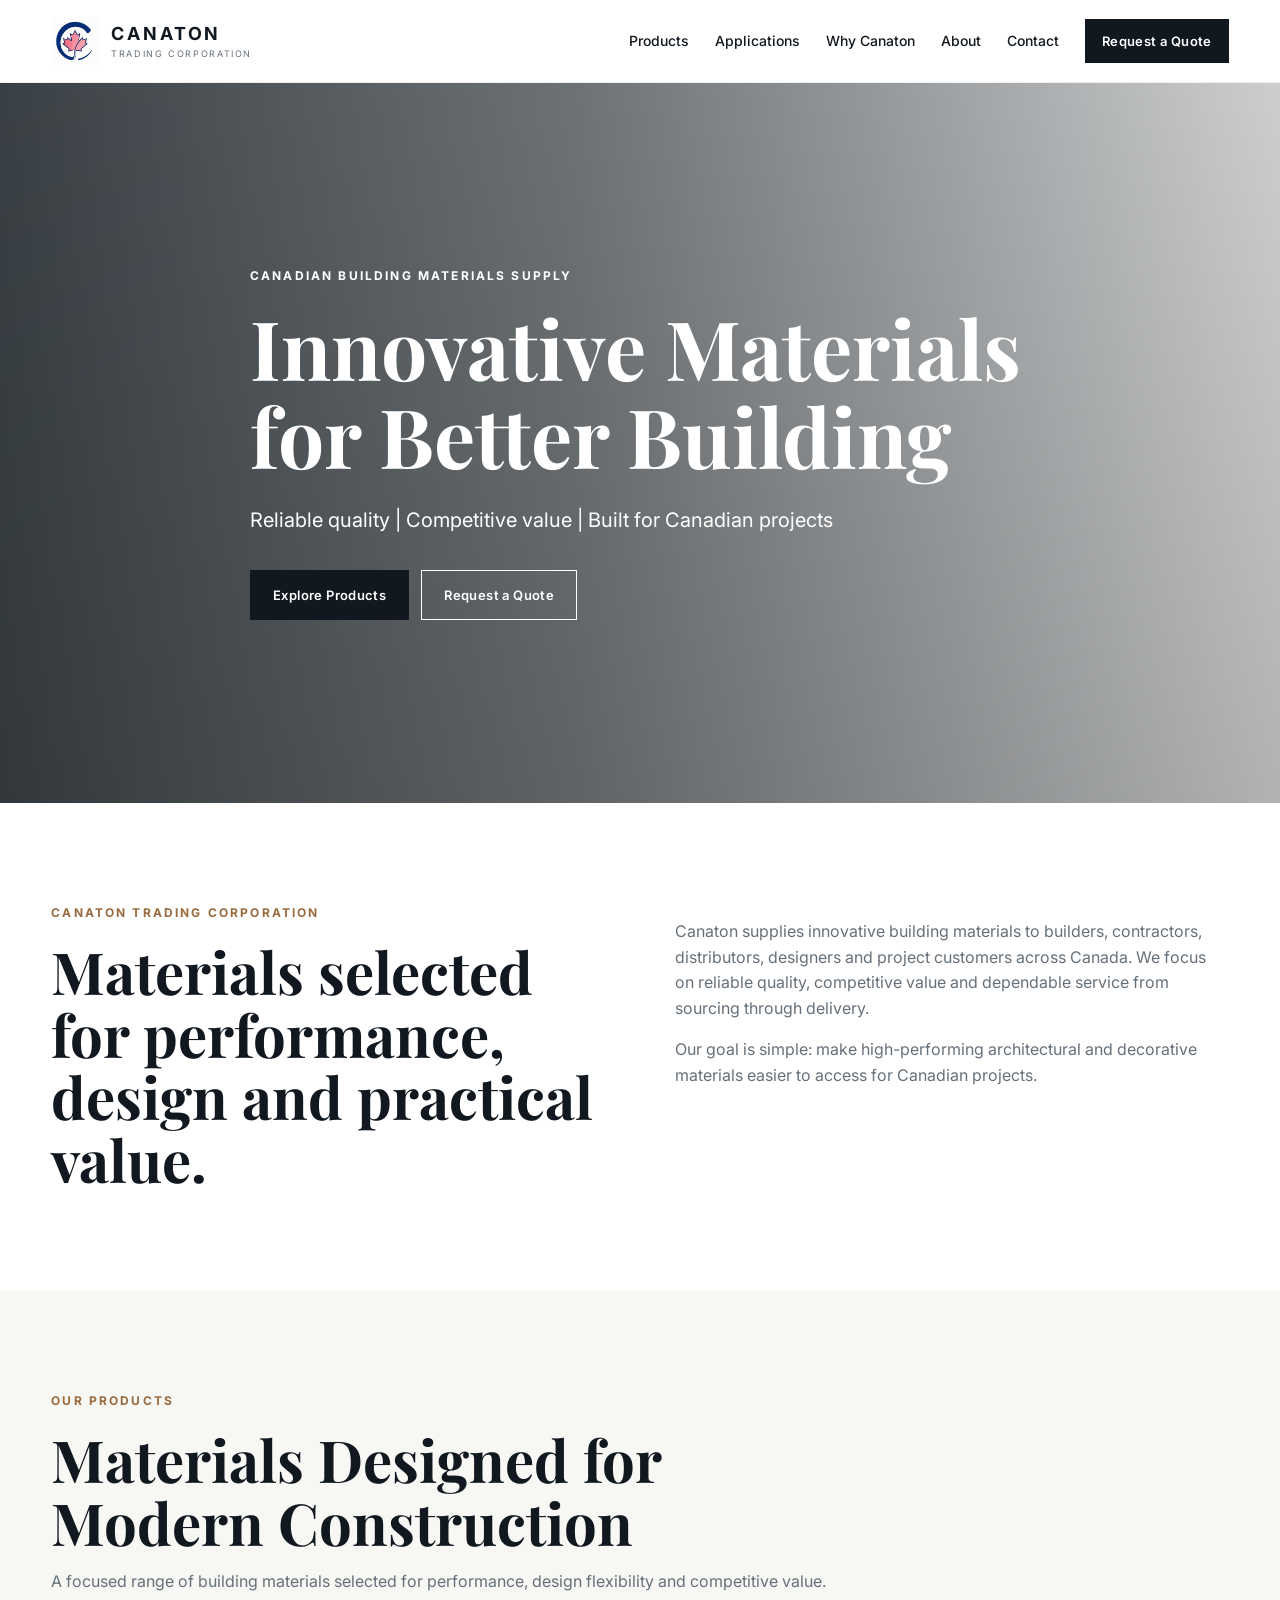
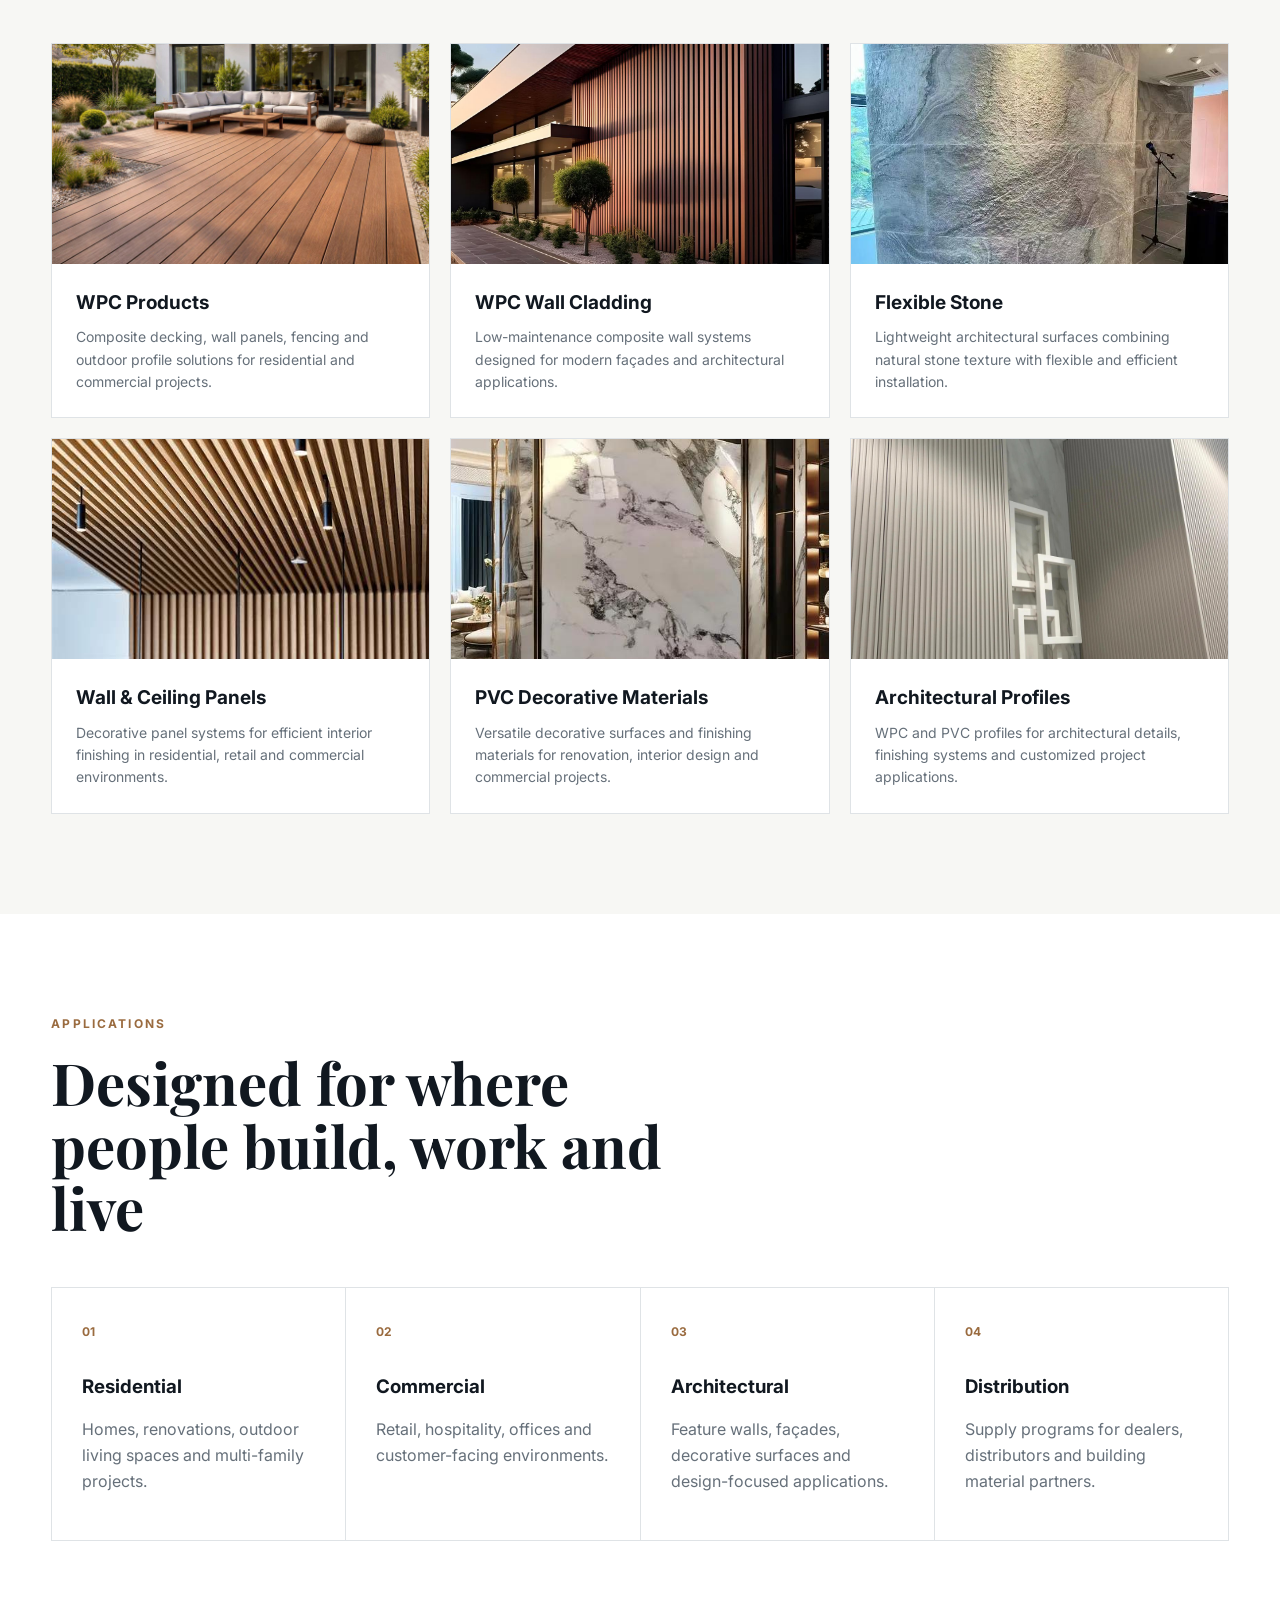
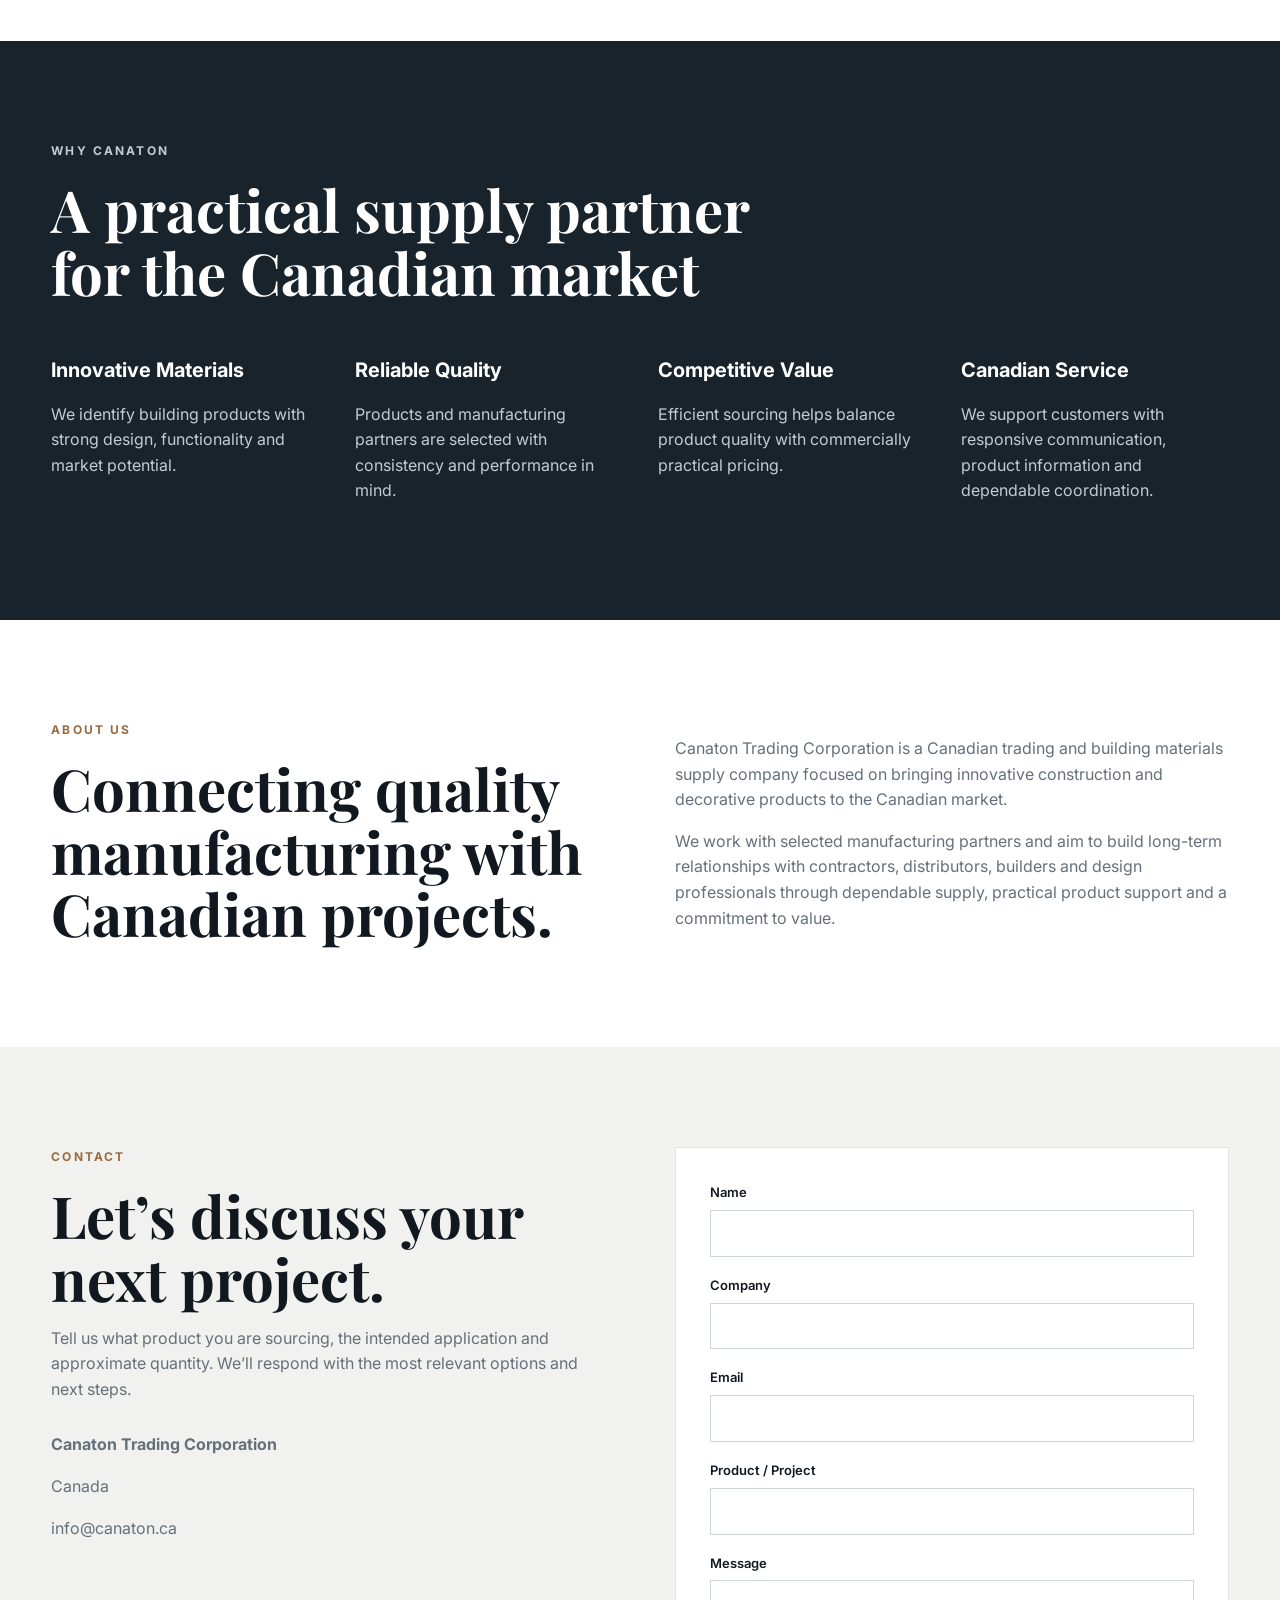
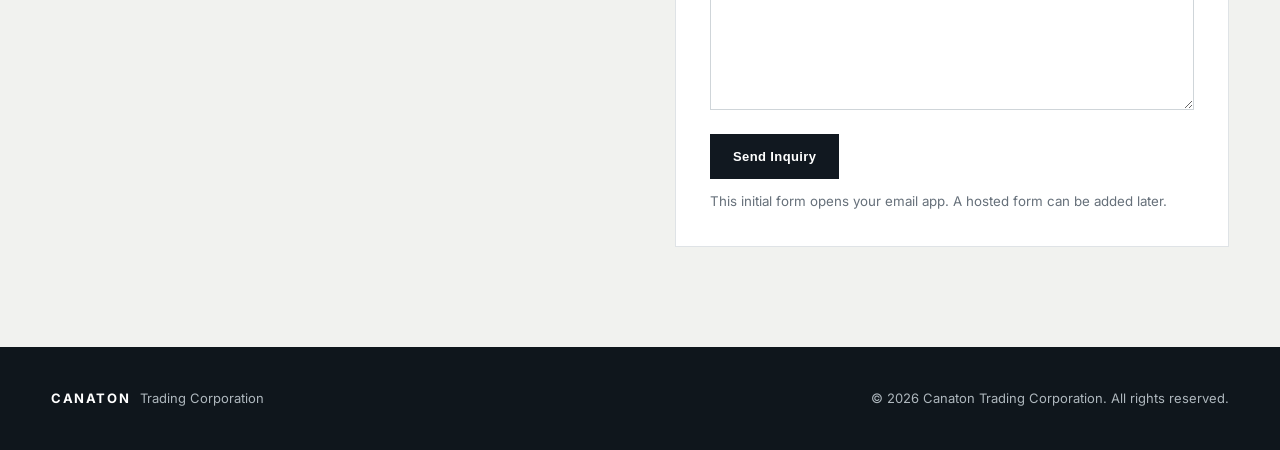
<file: index.html>
<!DOCTYPE html>
<html lang="en">
<head>
  <meta charset="UTF-8" />
  <meta name="viewport" content="width=device-width, initial-scale=1.0" />
  <meta name="description" content="Canaton Trading Corporation supplies innovative building materials for the Canadian market, including WPC, flexible stone, decorative panels, cladding and outdoor flooring." />
  <title>Canaton Trading Corporation | Building Materials for Canada</title>
  <link rel="preconnect" href="https://fonts.googleapis.com">
  <link rel="preconnect" href="https://fonts.gstatic.com" crossorigin>
  <link href="https://fonts.googleapis.com/css2?family=Inter:wght@400;500;600;700&family=Playfair+Display:wght@600;700&display=swap" rel="stylesheet">
  <link rel="stylesheet" href="styles.css" />
</head>
<body>
  <header class="site-header">
    <div class="container nav-wrap">
      <a class="brand" href="#home" aria-label="Canaton home">
        <img src="images/Canaton logo 1.png"
       alt="Canaton Trading Corporation"
       class="brand-logo">
        <span class="brand-text">
          <strong>CANATON</strong>
          <small>TRADING CORPORATION</small>
        </span>
      </a>
      <button class="menu-toggle" aria-label="Toggle navigation" aria-expanded="false">☰</button>
      <nav class="site-nav">
        <a href="#products">Products</a>
        <a href="#applications">Applications</a>
        <a href="#why">Why Canaton</a>
        <a href="#about">About</a>
        <a href="#contact">Contact</a>
        <a class="btn btn-small" href="#contact">Request a Quote</a>
      </nav>
    </div>
  </header>

  <main>
    <section id="home" class="hero">
      <div class="hero-overlay"></div>
      <div class="container hero-content">
        <p class="eyebrow">Canadian Building Materials Supply</p>
        <h1>Innovative Materials for Better Building</h1>
        <p class="hero-lead">Reliable quality | Competitive value | Built for Canadian projects</p>
        <div class="hero-actions">
          <a class="btn" href="#products">Explore Products</a>
          <a class="btn btn-ghost" href="#contact">Request a Quote</a>
        </div>
      </div>
    </section>

    <section class="intro section">
      <div class="container split">
        <div>
          <p class="eyebrow dark">Canaton Trading Corporation</p>
          <h2>Materials selected for performance, design and practical value.</h2>
        </div>
        <div>
          <p>Canaton supplies innovative building materials to builders, contractors, distributors, designers and project customers across Canada. We focus on reliable quality, competitive value and dependable service from sourcing through delivery.</p>
          <p>Our goal is simple: make high-performing architectural and decorative materials easier to access for Canadian projects.</p>
        </div>
      </div>
    </section>

    <section id="products" class="section section-alt">
  <div class="container">
    <div class="section-head">
      <p class="eyebrow dark">Our Products</p>
      <h2>Materials Designed for Modern Construction</h2>
      <p>A focused range of building materials selected for performance, design flexibility and competitive value.</p>
    </div>

    <div class="cards products-grid">

      <a href="wpc-decking.html" class="card-link">
  <article class="card">
    <div class="card-media media-wpc" style="background-image: url('images/wpc-decking.jfif');"></div>
    <div class="card-body">
      <h3>WPC Products</h3>
      <p>Composite decking, wall panels, fencing and outdoor profile solutions for residential and commercial projects.</p>
    </div>
  </article>
</a>

      <article class="card">
        <div class="card-media media-cladding" style="background-image: url('images/wpc-wall-cladding.jfif');"></div>
        <div class="card-body">
          <h3>WPC Wall Cladding</h3>
          <p>Low-maintenance composite wall systems designed for modern façades and architectural applications.</p>
        </div>
      </article>

      <article class="card">
        <div class="card-media media-flex"></div>
        <div class="card-body">
          <h3>Flexible Stone</h3>
          <p>Lightweight architectural surfaces combining natural stone texture with flexible and efficient installation.</p>
        </div>
      </article>

      <article class="card">
        <div class="card-media media-panels"></div>
        <div class="card-body">
          <h3>Wall & Ceiling Panels</h3>
          <p>Decorative panel systems for efficient interior finishing in residential, retail and commercial environments.</p>
        </div>
      </article>

      <article class="card">
        <div class="card-media media-pvc"></div>
        <div class="card-body">
          <h3>PVC Decorative Materials</h3>
          <p>Versatile decorative surfaces and finishing materials for renovation, interior design and commercial projects.</p>
        </div>
      </article>

      <article class="card">
        <div class="card-media media-flooring"></div>
        <div class="card-body">
          <h3>Architectural Profiles</h3>
          <p>WPC and PVC profiles for architectural details, finishing systems and customized project applications.</p>
        </div>
      </article>

    </div>
  </div>
</section>

    <section id="applications" class="section">
      <div class="container">
        <div class="section-head narrow">
          <p class="eyebrow dark">Applications</p>
          <h2>Designed for where people build, work and live</h2>
        </div>
        <div class="application-grid">
          <div class="application-item">
            <span>01</span>
            <h3>Residential</h3>
            <p>Homes, renovations, outdoor living spaces and multi-family projects.</p>
          </div>
          <div class="application-item">
            <span>02</span>
            <h3>Commercial</h3>
            <p>Retail, hospitality, offices and customer-facing environments.</p>
          </div>
          <div class="application-item">
            <span>03</span>
            <h3>Architectural</h3>
            <p>Feature walls, façades, decorative surfaces and design-focused applications.</p>
          </div>
          <div class="application-item">
            <span>04</span>
            <h3>Distribution</h3>
            <p>Supply programs for dealers, distributors and building material partners.</p>
          </div>
        </div>
      </div>
    </section>

    <section id="why" class="section section-dark">
      <div class="container">
        <div class="section-head narrow light">
          <p class="eyebrow">Why Canaton</p>
          <h2>A practical supply partner for the Canadian market</h2>
        </div>
        <div class="why-grid">
          <div>
            <h3>Innovative Materials</h3>
            <p>We identify building products with strong design, functionality and market potential.</p>
          </div>
          <div>
            <h3>Reliable Quality</h3>
            <p>Products and manufacturing partners are selected with consistency and performance in mind.</p>
          </div>
          <div>
            <h3>Competitive Value</h3>
            <p>Efficient sourcing helps balance product quality with commercially practical pricing.</p>
          </div>
          <div>
            <h3>Canadian Service</h3>
            <p>We support customers with responsive communication, product information and dependable coordination.</p>
          </div>
        </div>
      </div>
    </section>

    <section id="about" class="section">
      <div class="container split">
        <div>
          <p class="eyebrow dark">About Us</p>
          <h2>Connecting quality manufacturing with Canadian projects.</h2>
        </div>
        <div>
          <p>Canaton Trading Corporation is a Canadian trading and building materials supply company focused on bringing innovative construction and decorative products to the Canadian market.</p>
          <p>We work with selected manufacturing partners and aim to build long-term relationships with contractors, distributors, builders and design professionals through dependable supply, practical product support and a commitment to value.</p>
        </div>
      </div>
    </section>

    <section id="contact" class="section contact-section">
      <div class="container contact-grid">
        <div>
          <p class="eyebrow dark">Contact</p>
          <h2>Let’s discuss your next project.</h2>
          <p>Tell us what product you are sourcing, the intended application and approximate quantity. We’ll respond with the most relevant options and next steps.</p>
          <div class="contact-details">
            <p><strong>Canaton Trading Corporation</strong></p>
            <p>Canada</p>
            <p><a href="mailto:info@canaton.ca">info@canaton.ca</a></p>
          </div>
        </div>
        <form class="quote-form" action="mailto:info@canaton.ca" method="post" enctype="text/plain">
          <label>
            Name
            <input type="text" name="Name" required />
          </label>
          <label>
            Company
            <input type="text" name="Company" />
          </label>
          <label>
            Email
            <input type="email" name="Email" required />
          </label>
          <label>
            Product / Project
            <input type="text" name="Product" />
          </label>
          <label>
            Message
            <textarea name="Message" rows="5" required></textarea>
          </label>
          <button class="btn" type="submit">Send Inquiry</button>
          <small>This initial form opens your email app. A hosted form can be added later.</small>
        </form>
      </div>
    </section>
  </main>

  <footer class="site-footer">
    <div class="container footer-wrap">
      <div>
        <strong>CANATON</strong>
        <span>Trading Corporation</span>
      </div>
      <p>© <span id="year"></span> Canaton Trading Corporation. All rights reserved.</p>
    </div>
  </footer>

  <script src="script.js"></script>
</body>
</html>
</file>
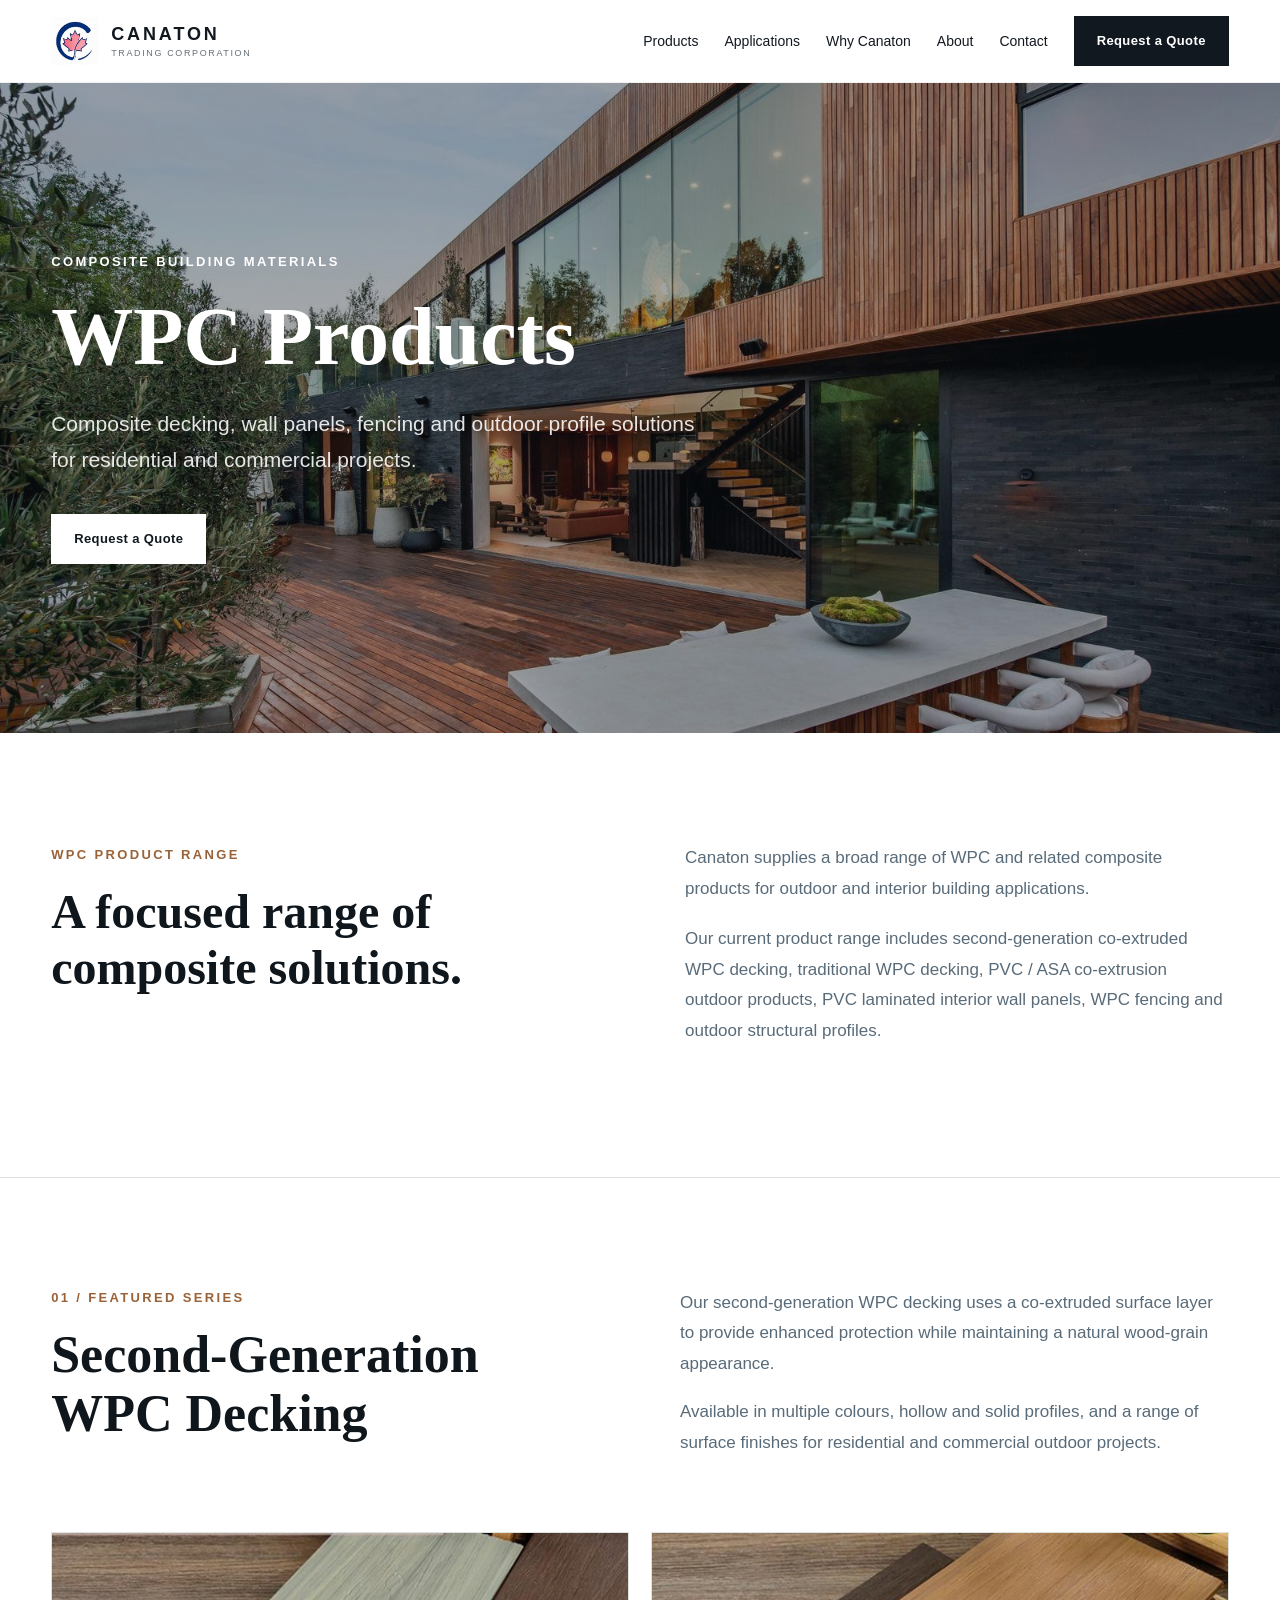
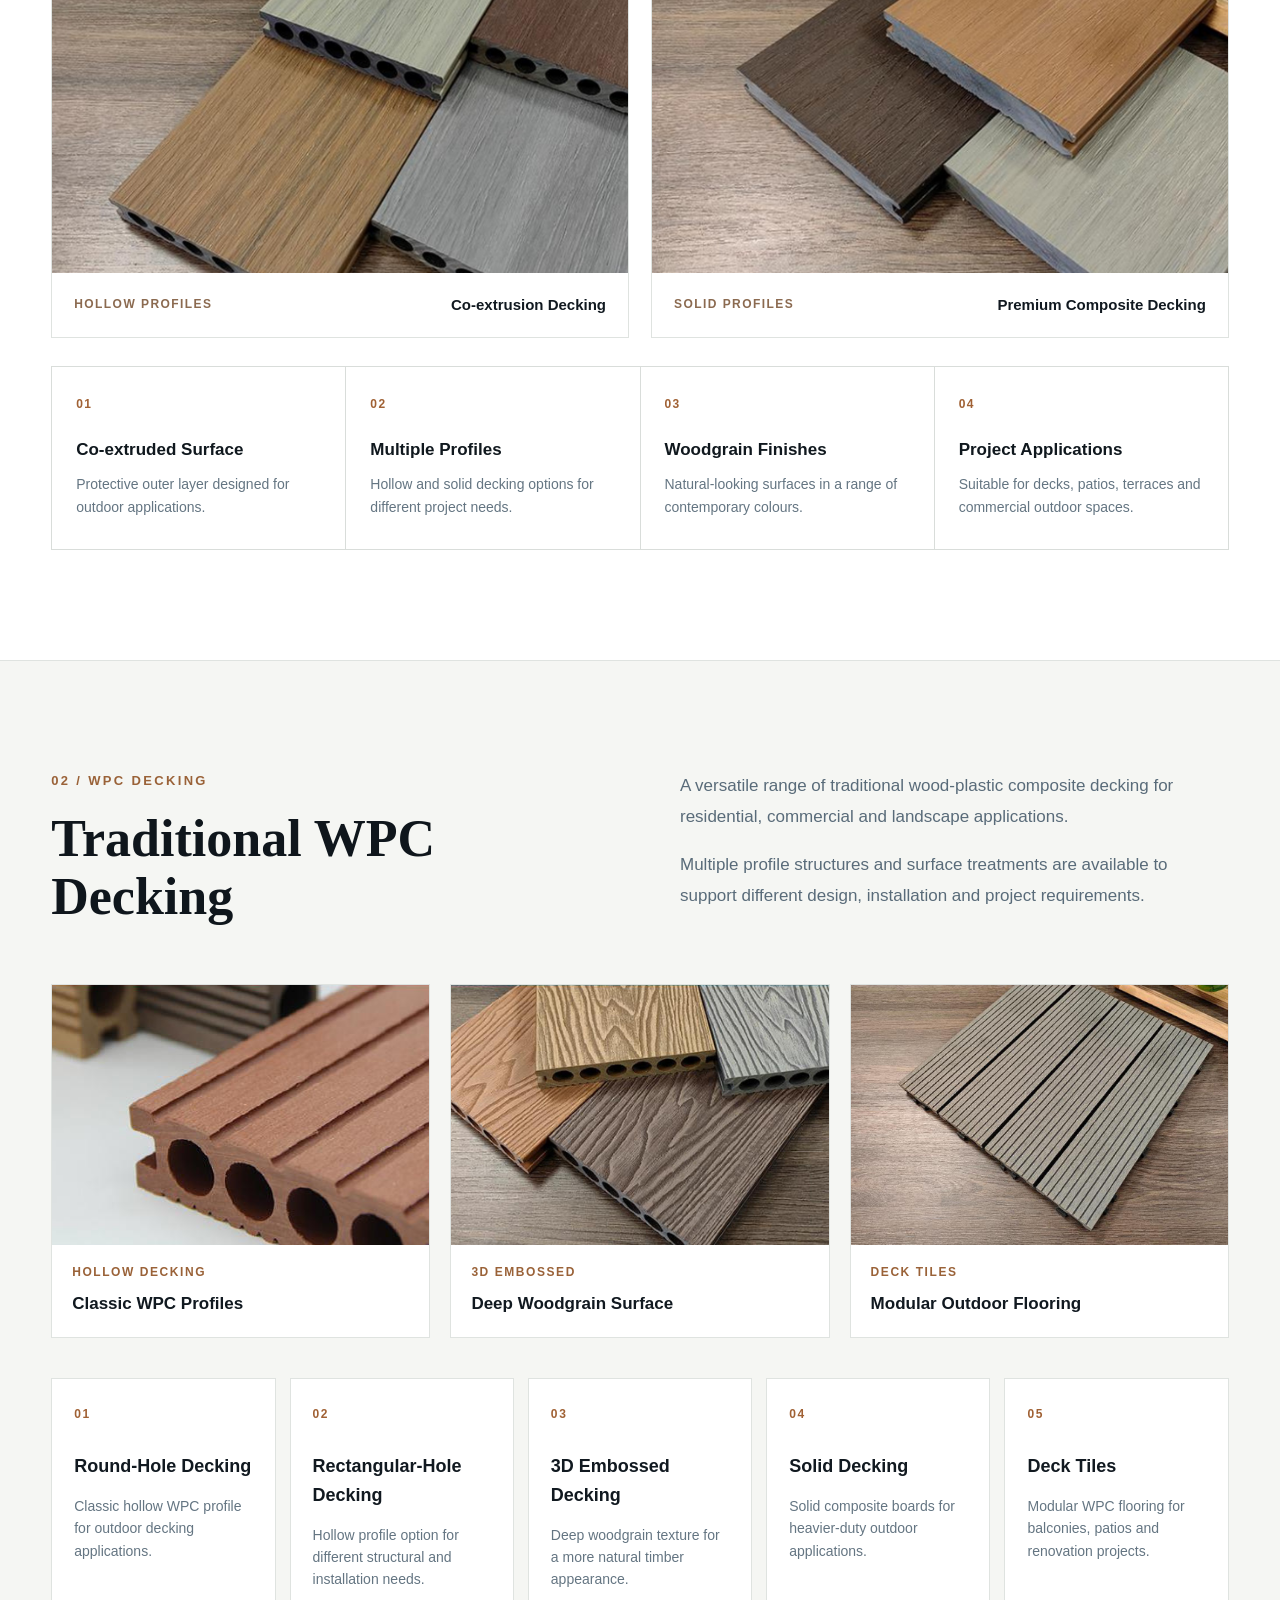
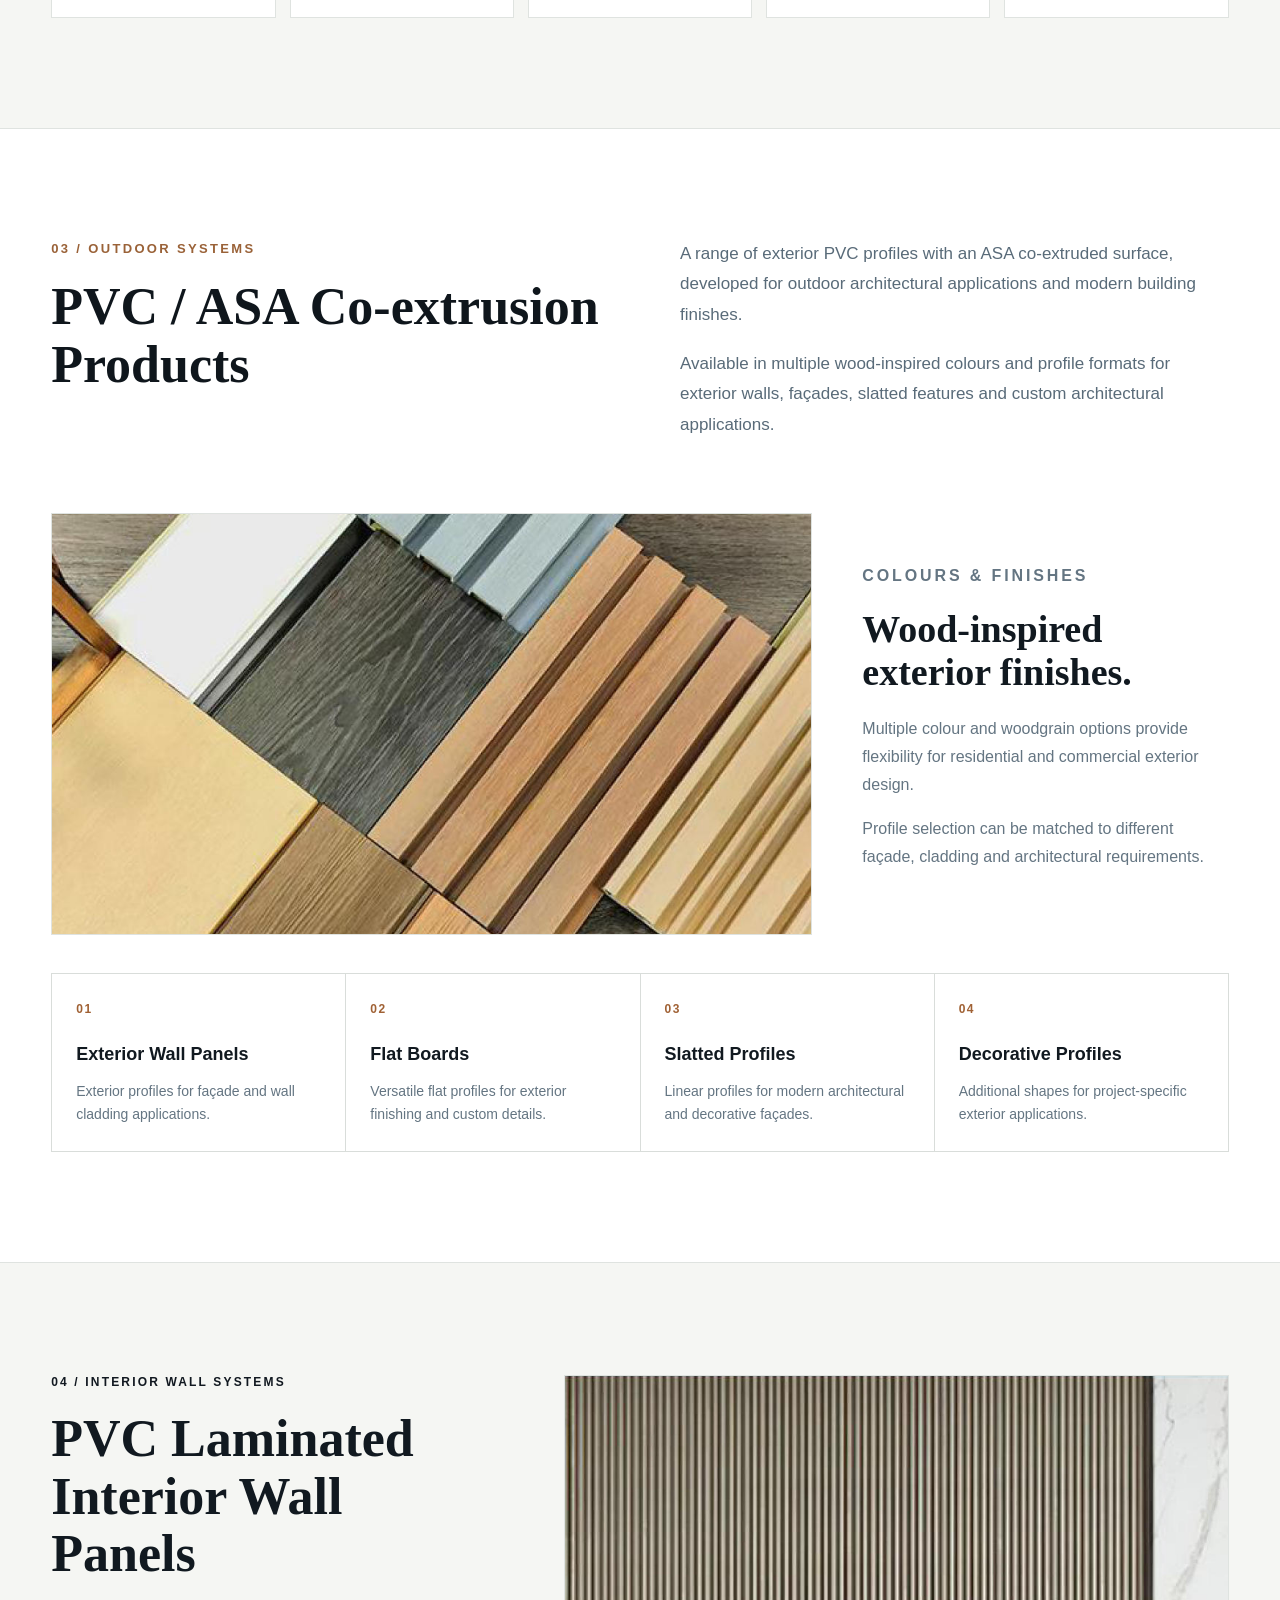
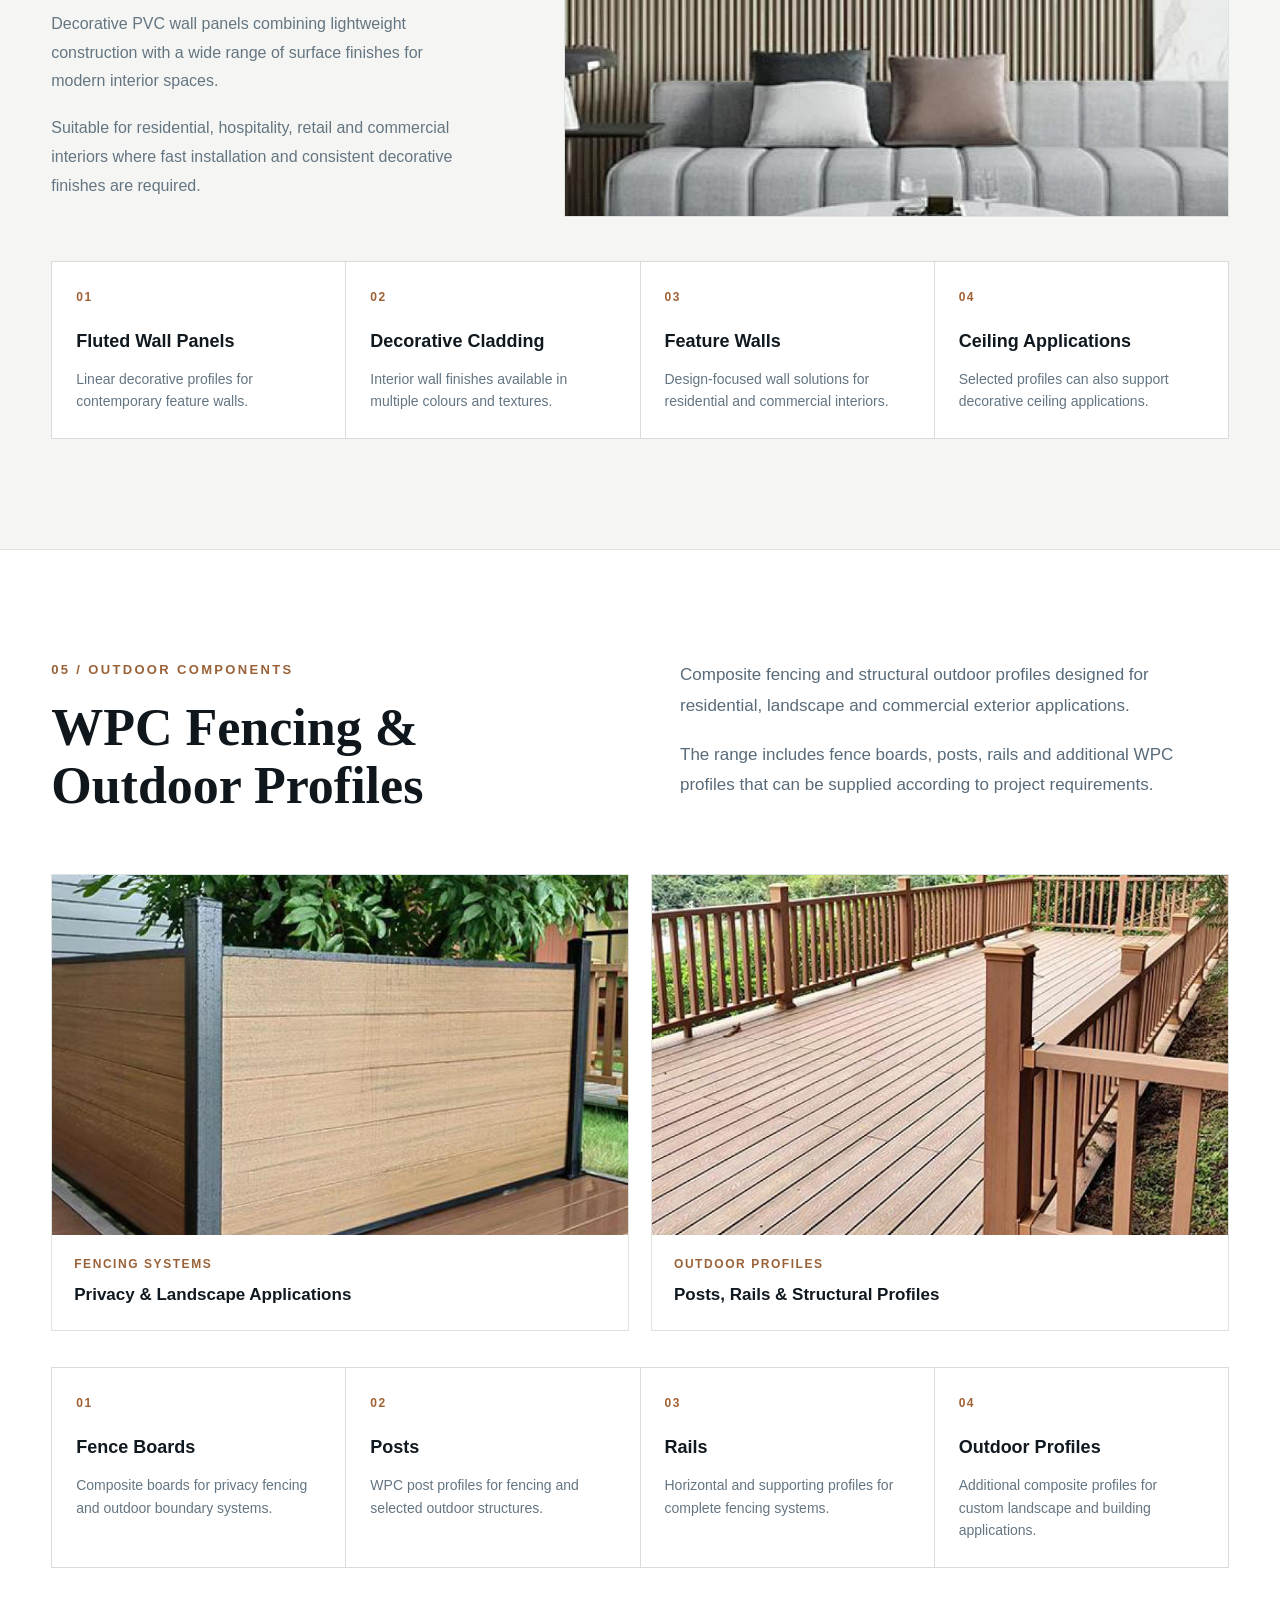
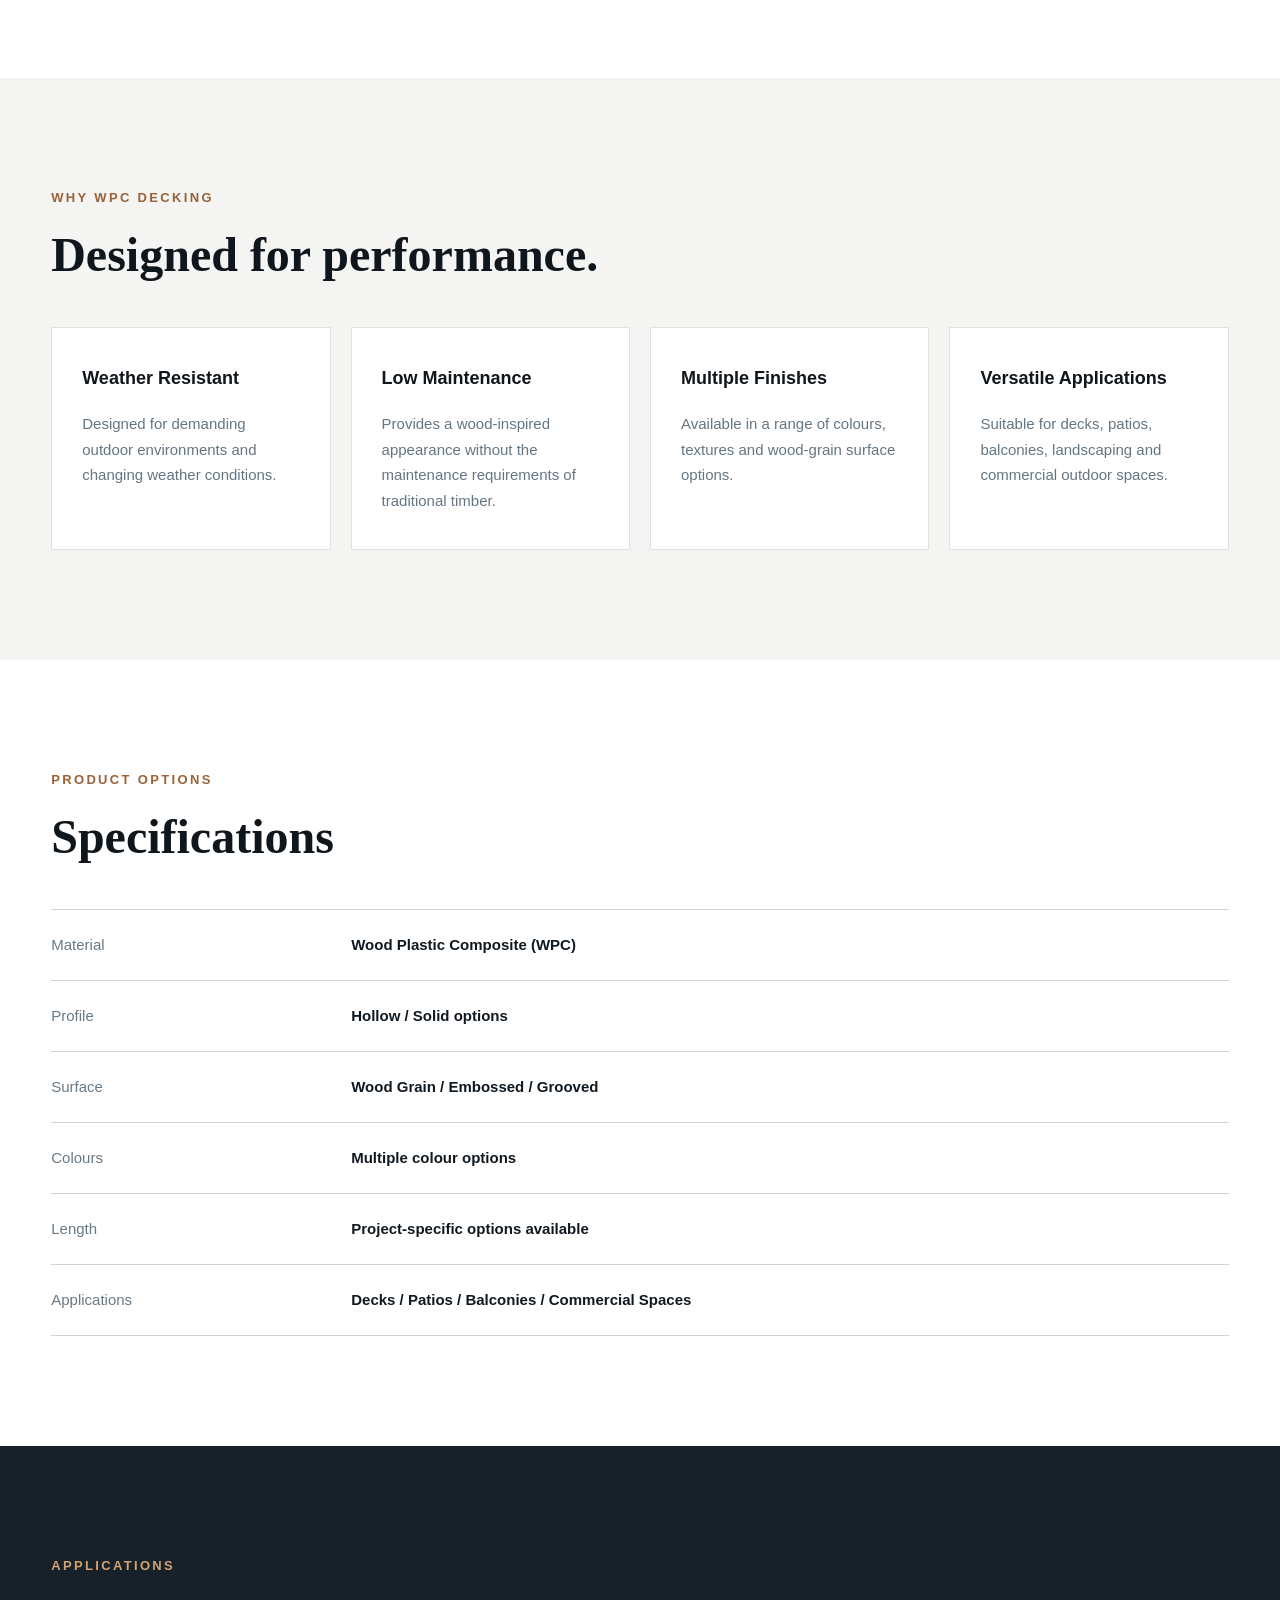
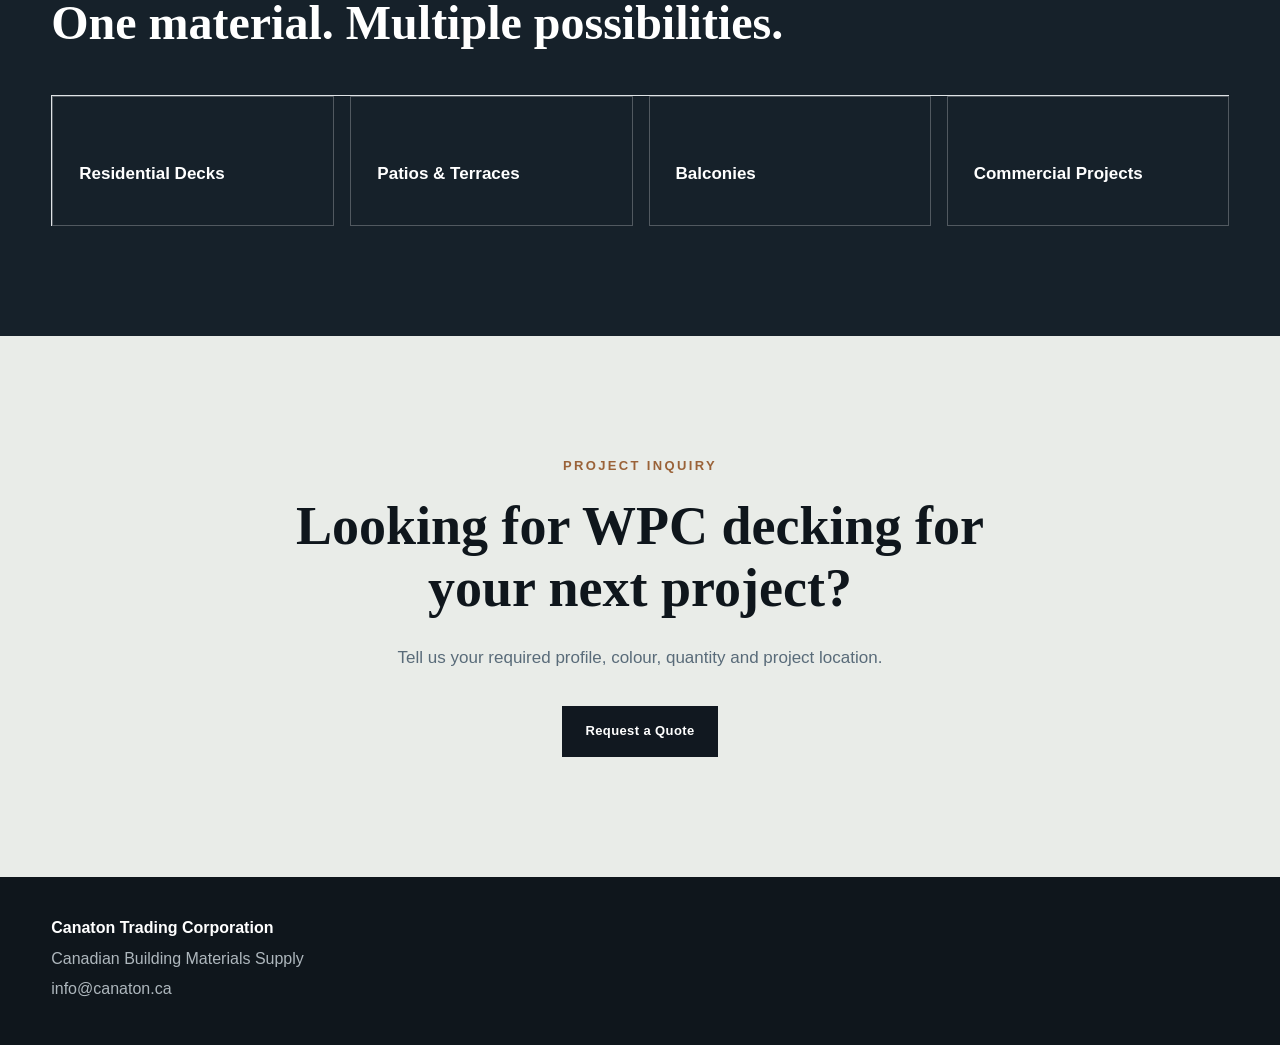
<file: wpc-decking.html>
<!DOCTYPE html>
<html lang="en">
<head>
  <meta charset="UTF-8">
  <meta name="viewport" content="width=device-width, initial-scale=1.0">

  <title>WPC Decking Canada | Canaton Trading Corporation</title>

  <meta name="description"
        content="WPC composite decking supplied by Canaton Trading Corporation for residential and commercial projects in Canada.">

  <link rel="stylesheet" href="styles.css?v=5">
</head>

<body>

<!-- HEADER -->
<header class="site-header">
  <div class="container nav-wrap">

   <a class="brand" href="index.html">
  <img src="images/Canaton logo 1.png"
       alt="Canaton Trading Corporation"
       class="brand-logo">

  <span class="brand-text">
    <strong>CANATON</strong>
    <small>TRADING CORPORATION</small>
  </span>
</a>

    <nav class="site-nav">
      <a href="index.html#products">Products</a>
      <a href="index.html#applications">Applications</a>
      <a href="index.html#why">Why Canaton</a>
      <a href="index.html#about">About</a>
      <a href="index.html#contact">Contact</a>
      <a class="btn btn-dark" href="index.html#contact">
        Request a Quote
      </a>
    </nav>

  </div>
</header>


<!-- PRODUCT HERO -->
<section class="product-detail-hero">

  <div class="container">

    <p class="eyebrow">
  COMPOSITE BUILDING MATERIALS
</p>

<h1>
  WPC Products
</h1>

<p class="product-detail-intro">
  Composite decking, wall panels, fencing and outdoor profile solutions
  for residential and commercial projects.
</p>

    <a class="btn btn-dark" href="index.html#contact">
      Request a Quote
    </a>

  </div>

</section>


<!-- PRODUCT INTRODUCTION -->
<section class="product-detail-section">

  <div class="container product-detail-grid">

    <div>

      <p class="eyebrow">WPC PRODUCT RANGE</p>

      <h2>
        A focused range of composite solutions.
      </h2>

    </div>

    <div>

      <p>
        Canaton supplies a broad range of WPC and related composite
        products for outdoor and interior building applications.
      </p>

      <p>
        Our current product range includes second-generation
        co-extruded WPC decking, traditional WPC decking,
        PVC / ASA co-extrusion outdoor products, PVC laminated
        interior wall panels, WPC fencing and outdoor structural profiles.
      </p>

    </div>

  </div>

</section>

<!-- SECOND-GENERATION WPC DECKING -->
<section class="product-series-section">

  <div class="container">

    <div class="product-series-head">
      <div>
        <p class="eyebrow">01 / FEATURED SERIES</p>
        <h2>Second-Generation WPC Decking</h2>
      </div>

      <div>
        <p>
          Our second-generation WPC decking uses a co-extruded surface
          layer to provide enhanced protection while maintaining a
          natural wood-grain appearance.
        </p>

        <p>
          Available in multiple colours, hollow and solid profiles,
          and a range of surface finishes for residential and
          commercial outdoor projects.
        </p>
      </div>
    </div>


    <div class="product-series-gallery">

      <div class="product-series-image">
        <img
          src="images/wpc-2ndgen-hollow-clean.jpg"
          alt="Second-generation hollow WPC decking colour options">

        <div class="product-image-caption">
          <span>Hollow Profiles</span>
          <strong>Co-extrusion Decking</strong>
        </div>
      </div>


      <div class="product-series-image">
        <img
          src="images/wpc-2ndgen-solid-clean.jpg"
          alt="Second-generation solid WPC decking colour options">

        <div class="product-image-caption">
          <span>Solid Profiles</span>
          <strong>Premium Composite Decking</strong>
        </div>
      </div>

    </div>


    <div class="product-feature-row">

      <div>
        <span>01</span>
        <strong>Co-extruded Surface</strong>
        <p>Protective outer layer designed for outdoor applications.</p>
      </div>

      <div>
        <span>02</span>
        <strong>Multiple Profiles</strong>
        <p>Hollow and solid decking options for different project needs.</p>
      </div>

      <div>
        <span>03</span>
        <strong>Woodgrain Finishes</strong>
        <p>Natural-looking surfaces in a range of contemporary colours.</p>
      </div>

      <div>
        <span>04</span>
        <strong>Project Applications</strong>
        <p>Suitable for decks, patios, terraces and commercial outdoor spaces.</p>
      </div>

    </div>

  </div>

</section>  

<!-- TRADITIONAL WPC DECKING -->
<section class="product-series-section product-series-alt">

  <div class="container">

    <div class="product-series-head">
      <div>
        <p class="eyebrow">02 / WPC DECKING</p>

        <h2>Traditional WPC Decking</h2>
      </div>

      <div>
        <p>
          A versatile range of traditional wood-plastic composite
          decking for residential, commercial and landscape applications.
        </p>

        <p>
          Multiple profile structures and surface treatments are available
          to support different design, installation and project requirements.
        </p>
      </div>
    </div>

<div class="traditional-wpc-gallery">

  <div class="traditional-wpc-image">
    <img
      src="images/trad-wpc-hollow-decking-clean.jpg"
      alt="Traditional hollow WPC decking profiles">
    <div class="traditional-wpc-caption">
      <span>Hollow Decking</span>
      <strong>Classic WPC Profiles</strong>
    </div>
  </div>

  <div class="traditional-wpc-image">
    <img
      src="images/trad-wpc-3d-embossed-clean.jpg"
      alt="3D embossed traditional WPC decking">
    <div class="traditional-wpc-caption">
      <span>3D Embossed</span>
      <strong>Deep Woodgrain Surface</strong>
    </div>
  </div>

  <div class="traditional-wpc-image">
    <img
      src="images/trad-wpc-deck-tiles-clean.jpg"
      alt="Traditional WPC deck tiles">
    <div class="traditional-wpc-caption">
      <span>Deck Tiles</span>
      <strong>Modular Outdoor Flooring</strong>
    </div>
  </div>

</div>
<div class="wpc-type-grid">

  <div class="wpc-type-card">
    <span>01</span>
    <h3>Round-Hole Decking</h3>
    <p>Classic hollow WPC profile for outdoor decking applications.</p>
  </div>

  <div class="wpc-type-card">
    <span>02</span>
    <h3>Rectangular-Hole Decking</h3>
    <p>Hollow profile option for different structural and installation needs.</p>
  </div>

  <div class="wpc-type-card">
    <span>03</span>
    <h3>3D Embossed Decking</h3>
    <p>Deep woodgrain texture for a more natural timber appearance.</p>
  </div>

  <div class="wpc-type-card">
    <span>04</span>
    <h3>Solid Decking</h3>
    <p>Solid composite boards for heavier-duty outdoor applications.</p>
  </div>

  <div class="wpc-type-card">
    <span>05</span>
    <h3>Deck Tiles</h3>
    <p>Modular WPC flooring for balconies, patios and renovation projects.</p>
  </div>

  </div>

</section>

<!-- PVC / ASA CO-EXTRUSION OUTDOOR PRODUCTS -->
<section class="product-series-section pvc-asa-section">

  <div class="container">

    <div class="product-series-head">

      <div>
        <p class="eyebrow">03 / OUTDOOR SYSTEMS</p>

        <h2>PVC / ASA Co-extrusion Products</h2>
      </div>

      <div>
        <p>
          A range of exterior PVC profiles with an ASA co-extruded surface,
          developed for outdoor architectural applications and modern
          building finishes.
        </p>

        <p>
          Available in multiple wood-inspired colours and profile formats
          for exterior walls, façades, slatted features and custom
          architectural applications.
        </p>
      </div>

    </div>


    <div class="pvc-asa-feature">

      <div class="pvc-asa-image">
        <img
          src="images/pvc-asa-colors.jpg"
          alt="PVC ASA co-extrusion colours and woodgrain finishes">
      </div>

      <div class="pvc-asa-copy">

        <p class="eyebrow">COLOURS & FINISHES</p>

        <h3>Wood-inspired exterior finishes.</h3>

        <p>
          Multiple colour and woodgrain options provide flexibility for
          residential and commercial exterior design.
        </p>

        <p>
          Profile selection can be matched to different façade,
          cladding and architectural requirements.
        </p>

      </div>

    </div>


    <div class="pvc-asa-grid">

      <div>
        <span>01</span>
        <h3>Exterior Wall Panels</h3>
        <p>Exterior profiles for façade and wall cladding applications.</p>
      </div>

      <div>
        <span>02</span>
        <h3>Flat Boards</h3>
        <p>Versatile flat profiles for exterior finishing and custom details.</p>
      </div>

      <div>
        <span>03</span>
        <h3>Slatted Profiles</h3>
        <p>Linear profiles for modern architectural and decorative façades.</p>
      </div>

      <div>
        <span>04</span>
        <h3>Decorative Profiles</h3>
        <p>Additional shapes for project-specific exterior applications.</p>
      </div>

    </div>

  </div>

</section>

<!-- PVC LAMINATED INTERIOR WALL PANELS -->
<section class="product-series-section interior-pvc-section">

  <div class="container">

    <div class="interior-pvc-feature">

      <div class="interior-pvc-copy">

        <p class="eyebrow">04 / INTERIOR WALL SYSTEMS</p>

        <h2>PVC Laminated Interior Wall Panels</h2>

        <p>
          Decorative PVC wall panels combining lightweight construction
          with a wide range of surface finishes for modern interior spaces.
        </p>

        <p>
          Suitable for residential, hospitality, retail and commercial
          interiors where fast installation and consistent decorative
          finishes are required.
        </p>

      </div>


      <div class="interior-pvc-image">

        <img
          src="images/pvc-interior-fluted-panel.jpg"
          alt="PVC laminated interior fluted wall panels">

      </div>

    </div>


    <div class="interior-pvc-grid">

      <div>
        <span>01</span>
        <h3>Fluted Wall Panels</h3>
        <p>
          Linear decorative profiles for contemporary feature walls.
        </p>
      </div>

      <div>
        <span>02</span>
        <h3>Decorative Cladding</h3>
        <p>
          Interior wall finishes available in multiple colours and textures.
        </p>
      </div>

      <div>
        <span>03</span>
        <h3>Feature Walls</h3>
        <p>
          Design-focused wall solutions for residential and commercial interiors.
        </p>
      </div>

      <div>
        <span>04</span>
        <h3>Ceiling Applications</h3>
        <p>
          Selected profiles can also support decorative ceiling applications.
        </p>
      </div>

    </div>

  </div>

</section>

<!-- WPC FENCING & OUTDOOR PROFILES -->
<section class="product-series-section fencing-profile-section">

  <div class="container">

    <div class="product-series-head">

      <div>
        <p class="eyebrow">05 / OUTDOOR COMPONENTS</p>
        <h2>WPC Fencing & Outdoor Profiles</h2>
      </div>

      <div>
        <p>
          Composite fencing and structural outdoor profiles designed for
          residential, landscape and commercial exterior applications.
        </p>

        <p>
          The range includes fence boards, posts, rails and additional
          WPC profiles that can be supplied according to project requirements.
        </p>
      </div>

    </div>


    <div class="fencing-profile-gallery">

      <div class="fencing-profile-image">
        <img
          src="images/wpc-fence-application.jpg"
          alt="WPC fencing outdoor application">

        <div class="fencing-profile-caption">
          <span>FENCING SYSTEMS</span>
          <strong>Privacy & Landscape Applications</strong>
        </div>
      </div>


      <div class="fencing-profile-image">
        <img
          src="images/wpc-post-profile.jpg"
          alt="WPC posts and outdoor profiles">

        <div class="fencing-profile-caption">
          <span>OUTDOOR PROFILES</span>
          <strong>Posts, Rails & Structural Profiles</strong>
        </div>
      </div>

    </div>


    <div class="fencing-profile-grid">

      <div>
        <span>01</span>
        <h3>Fence Boards</h3>
        <p>
          Composite boards for privacy fencing and outdoor boundary systems.
        </p>
      </div>

      <div>
        <span>02</span>
        <h3>Posts</h3>
        <p>
          WPC post profiles for fencing and selected outdoor structures.
        </p>
      </div>

      <div>
        <span>03</span>
        <h3>Rails</h3>
        <p>
          Horizontal and supporting profiles for complete fencing systems.
        </p>
      </div>

      <div>
        <span>04</span>
        <h3>Outdoor Profiles</h3>
        <p>
          Additional composite profiles for custom landscape and building applications.
        </p>
      </div>

    </div>

  </div>

</section>
  
<!-- KEY BENEFITS -->
<section class="product-benefits">

  <div class="container">

    <p class="eyebrow">WHY WPC DECKING</p>

    <h2>Designed for performance.</h2>

    <div class="benefit-grid">

      <div class="benefit-card">
        <h3>Weather Resistant</h3>
        <p>
          Designed for demanding outdoor environments
          and changing weather conditions.
        </p>
      </div>

      <div class="benefit-card">
        <h3>Low Maintenance</h3>
        <p>
          Provides a wood-inspired appearance without
          the maintenance requirements of traditional timber.
        </p>
      </div>

      <div class="benefit-card">
        <h3>Multiple Finishes</h3>
        <p>
          Available in a range of colours, textures
          and wood-grain surface options.
        </p>
      </div>

      <div class="benefit-card">
        <h3>Versatile Applications</h3>
        <p>
          Suitable for decks, patios, balconies,
          landscaping and commercial outdoor spaces.
        </p>
      </div>

    </div>

  </div>

</section>


<!-- SPECIFICATIONS -->
<section class="product-detail-section">

  <div class="container">

    <p class="eyebrow">PRODUCT OPTIONS</p>

    <h2>Specifications</h2>

    <div class="spec-table">

      <div>
        <span>Material</span>
        <strong>Wood Plastic Composite (WPC)</strong>
      </div>

      <div>
        <span>Profile</span>
        <strong>Hollow / Solid options</strong>
      </div>

      <div>
        <span>Surface</span>
        <strong>Wood Grain / Embossed / Grooved</strong>
      </div>

      <div>
        <span>Colours</span>
        <strong>Multiple colour options</strong>
      </div>

      <div>
        <span>Length</span>
        <strong>Project-specific options available</strong>
      </div>

      <div>
        <span>Applications</span>
        <strong>
          Decks / Patios / Balconies / Commercial Spaces
        </strong>
      </div>

    </div>

  </div>

</section>


<!-- APPLICATIONS -->
<section class="product-applications">

  <div class="container">

    <p class="eyebrow">APPLICATIONS</p>

    <h2>
      One material. Multiple possibilities.
    </h2>

    <div class="application-grid">

      <div>
        <h3>Residential Decks</h3>
      </div>

      <div>
        <h3>Patios & Terraces</h3>
      </div>

      <div>
        <h3>Balconies</h3>
      </div>

      <div>
        <h3>Commercial Projects</h3>
      </div>

    </div>

  </div>

</section>


<!-- CTA -->
<section class="product-cta">

  <div class="container">

    <p class="eyebrow">
      PROJECT INQUIRY
    </p>

    <h2>
      Looking for WPC decking
      for your next project?
    </h2>

    <p>
      Tell us your required profile, colour,
      quantity and project location.
    </p>

    <a class="btn btn-dark" href="index.html#contact">
      Request a Quote
    </a>

  </div>

</section>


<!-- FOOTER -->
<footer>

  <div class="container">

    <strong>Canaton Trading Corporation</strong>

    <p>
      Canadian Building Materials Supply
    </p>

    <p>
      info@canaton.ca
    </p>

  </div>

</footer>


<script src="script.js"></script>

</body>
</html>
</file>
<file: styles.css>
*{box-sizing:border-box}
:root{
  --ink:#111820;
  --muted:#66707a;
  --paper:#f7f7f4;
  --line:#dfe3e6;
  --accent:#9a6b3f;
  --dark:#18232c;
}
html{scroll-behavior:smooth}
body{margin:0;font-family:Inter,Arial,sans-serif;color:var(--ink);background:#fff;line-height:1.6}
a{color:inherit;text-decoration:none}
img{max-width:100%;display:block}
.container{width:min(1180px,92%);margin:0 auto}
.site-header{position:sticky;top:0;z-index:50;background:rgba(255,255,255,.96);backdrop-filter:blur(10px);border-bottom:1px solid rgba(0,0,0,.06)}
.nav-wrap{height:82px;display:flex;align-items:center;justify-content:space-between}
.brand{display:flex;align-items:center;gap:12px}
.brand-mark{width:42px;height:42px;border:1px solid var(--ink);display:grid;place-items:center;font-family:"Playfair Display",serif;font-size:25px}
.brand-text{display:flex;flex-direction:column;line-height:1}
.brand-text strong{font-size:18px;letter-spacing:.16em}
.brand-text small{font-size:9px;letter-spacing:.18em;margin-top:6px;color:var(--muted)}
.brand-logo{height:48px;width:auto;display:block;object-fit:contain;}
.site-nav{display:flex;align-items:center;gap:26px;font-size:14px;font-weight:500}
.site-nav a:not(.btn):hover{color:var(--accent)}
.menu-toggle{display:none;border:0;background:none;font-size:25px}
.btn{display:inline-flex;align-items:center;justify-content:center;padding:14px 22px;background:var(--ink);color:#fff;border:1px solid var(--ink);font-size:13px;font-weight:600;letter-spacing:.03em;cursor:pointer}
.btn:hover{background:#27343f}
.btn-small{padding:11px 16px}
.btn-ghost{background:transparent;border-color:#fff}
.btn-ghost:hover{background:#fff;color:var(--ink)}
.hero{min-height:720px;position:relative;display:flex;align-items:center;background:
linear-gradient(90deg,rgba(10,18,24,.80) 0%,rgba(10,18,24,.58) 45%,rgba(10,18,24,.18) 100%),
url('https://images.unsplash.com/photo-1487958449943-2429e8be8625?auto=format&fit=crop&w=2000&q=88') center/cover no-repeat;color:#fff}
.hero-overlay{position:absolute;inset:0;background:linear-gradient(180deg,rgba(0,0,0,.03),rgba(0,0,0,.16))}
.hero-content{position:relative;z-index:2;max-width:780px}
.eyebrow{text-transform:uppercase;letter-spacing:.18em;font-size:12px;font-weight:700;margin:0 0 18px}
.eyebrow.dark{color:var(--accent)}
.hero h1,.section h2{font-family:"Playfair Display",Georgia,serif;line-height:1.08;margin:0}
.hero h1{font-size:clamp(50px,6.4vw,82px);max-width:780px}
.hero-lead{font-size:20px;max-width:620px;margin:24px 0 34px}
.hero-actions{display:flex;gap:12px;flex-wrap:wrap}
.section{padding:100px 0}
.section-alt{background:var(--paper)}
.section-dark{background:var(--dark);color:#fff}
.split{display:grid;grid-template-columns:1fr 1fr;gap:70px;align-items:start}
.section h2{font-size:clamp(38px,5vw,58px)}
.section p{color:var(--muted)}
.section-dark p,.light p{color:#c4ccd2}
.section-head{margin-bottom:48px;max-width:800px}
.section-head.narrow{max-width:700px}
.cards{display:grid;gap:20px}
.products-grid{grid-template-columns:repeat(3,1fr)}
.card{background:#fff;border:1px solid var(--line);overflow:hidden}
.card-media{height:220px;background-size:cover;background-position:center}
.media-wpc{background-image:url('https://images.unsplash.com/photo-1600566753190-17f0baa2a6c3?auto=format&fit=crop&w=900&q=80')}
.media-flex {background-image: url("images/flexible-stone.jfif");}
.media-panels{background-image:url("images/wall-ceiling-panels.jfif");}
.media-cladding{background-image:url('https://images.unsplash.com/photo-1487958449943-2429e8be8625?auto=format&fit=crop&w=900&q=80')}
.media-pvc{background-image:url("images/pvc-decorative.jfif");}
.media-flooring{background-image:url("images/architectural-profiles.jfif");}
.card-body{padding:24px}
.card-body h3{margin:0 0 8px;font-size:19px}
.card-body p{margin:0;font-size:14px}
.application-grid{display:grid;grid-template-columns:repeat(4,1fr);border-top:1px solid var(--line);border-left:1px solid var(--line)}
.application-item{padding:30px;border-right:1px solid var(--line);border-bottom:1px solid var(--line)}
.application-item span{font-size:12px;color:var(--accent);font-weight:700}
.application-item h3{margin:28px 0 8px}
.why-grid{display:grid;grid-template-columns:repeat(4,1fr);gap:36px;margin-top:50px}
.why-grid h3{font-size:20px;margin:0 0 12px}
.contact-section{background:#f1f2ef}
.contact-grid{display:grid;grid-template-columns:1fr 1fr;gap:70px}
.contact-details{margin-top:30px}
.quote-form{background:#fff;padding:34px;border:1px solid var(--line)}
.quote-form label{display:block;font-size:13px;font-weight:600;margin-bottom:18px}
.quote-form input,.quote-form textarea{width:100%;margin-top:7px;padding:12px 13px;border:1px solid #cfd5d9;font:inherit}
.quote-form small{display:block;color:var(--muted);margin-top:12px}
.site-footer{background:#0f161c;color:#fff;padding:28px 0}
.footer-wrap{display:flex;justify-content:space-between;gap:20px;align-items:center;font-size:13px}
.footer-wrap div{display:flex;gap:10px;align-items:baseline}
.footer-wrap strong{letter-spacing:.12em}
.footer-wrap span,.footer-wrap p{color:#aeb7bd}
@media(max-width:900px){
  .site-nav{display:none;position:absolute;top:82px;left:0;right:0;background:#fff;padding:24px;flex-direction:column;align-items:flex-start;border-bottom:1px solid var(--line)}
  .site-nav.open{display:flex}
  .menu-toggle{display:block}
  .split,.contact-grid{grid-template-columns:1fr;gap:36px}
  .products-grid{grid-template-columns:repeat(2,1fr)}
  .application-grid,.why-grid{grid-template-columns:repeat(2,1fr)}
  .hero{min-height:600px}
}
@media(max-width:620px){
  .section{padding:72px 0}
  .products-grid,.application-grid,.why-grid{grid-template-columns:1fr}
  .hero h1{font-size:48px}
  .hero-lead{font-size:17px}
  .footer-wrap{flex-direction:column;align-items:flex-start}
}

/* ========================================
   WPC DECKING PRODUCT PAGE
   ======================================== */

/* Product Hero */
.product-detail-hero{
 min-height:650px;

  background:
    linear-gradient(
      rgba(15,22,28,.38),
      rgba(15,22,28,.38)
    ),
    url("images/wpc-products-hero.jpg");

  background-size:cover;
  background-position:center;
  background-repeat:no-repeat;

  display:flex;
  align-items:center;
}
.product-detail-hero .eyebrow{
  color:#9a6238;
  font-size:13px;
  font-weight:700;
  letter-spacing:.18em;
  margin-bottom:24px;
}

.product-detail-hero h1{
  font-family:"Playfair Display",Georgia,serif;
  font-size:82px;
  line-height:1;
  margin:0 0 28px;
  color:#0f161c;
}

.product-detail-intro{
  max-width:650px;
  font-size:21px;
  line-height:1.7;
  color:#596b79;
  margin-bottom:36px;
}


/* General Product Sections */
.product-detail-section{
  padding:110px 0;
}

.product-detail-section .eyebrow,
.product-benefits .eyebrow,
.product-applications .eyebrow,
.product-cta .eyebrow{
  color:#9a6238;
  font-size:13px;
  font-weight:700;
  letter-spacing:.18em;
  margin-bottom:18px;
}

.product-detail-section h2,
.product-benefits h2,
.product-applications h2,
.product-cta h2{
  font-family:"Playfair Display",Georgia,serif;
  font-size:48px;
  line-height:1.15;
  margin:0 0 35px;
  color:#0f161c;
}

.product-detail-grid{
  display:grid;
  grid-template-columns:1fr 1fr;
  gap:90px;
  align-items:start;
}

.product-detail-grid p{
  font-size:17px;
  line-height:1.8;
  color:#596b79;
  margin-top:0;
  margin-bottom:20px;
}


/* Benefits */
.product-benefits{
  background:#f4f5f2;
  padding:110px 0;
}

.benefit-grid{
  display:grid;
  grid-template-columns:repeat(4,1fr);
  gap:20px;
  margin-top:45px;
}

.benefit-card{
  background:#fff;
  border:1px solid #dfe2df;
  padding:36px 30px;
  min-height:210px;
}

.benefit-card h3{
  font-size:18px;
  margin:0 0 18px;
  color:#0f161c;
}

.benefit-card p{
  font-size:15px;
  line-height:1.7;
  color:#657582;
  margin:0;
}


/* Specifications */
.spec-table{
  border-top:1px solid #cfd5d2;
  margin-top:45px;
}

.spec-table > div{
  display:grid;
  grid-template-columns:260px 1fr;
  gap:40px;
  padding:23px 0;
  border-bottom:1px solid #cfd5d2;
}

.spec-table span{
  color:#697986;
  font-size:15px;
}

.spec-table strong{
  color:#111920;
  font-size:15px;
  font-weight:600;
}


/* Applications */
.product-applications{
  background:#16212a;
  color:#fff;
  padding:110px 0;
}

.product-applications .eyebrow{
  color:#d4a172;
}

.product-applications h2{
  color:#fff;
}

.product-applications .application-grid{
  display:grid;
  grid-template-columns:repeat(4,1fr);
  gap:16px;
  margin-top:45px;
}

.product-applications .application-grid > div{
  border:1px solid rgba(255,255,255,.25);
  padding:38px 26px;
  min-height:130px;
  display:flex;
  align-items:flex-end;
}

.product-applications .application-grid h3{
  font-size:17px;
  margin:0;
  color:#fff;
}


/* Quote CTA */
.product-cta{
  padding:120px 0;
  text-align:center;
  background:#e9ece8;
}

.product-cta h2{
  max-width:720px;
  margin:0 auto 25px;
  font-size:54px;
}

.product-cta p{
  max-width:600px;
  margin:0 auto 35px;
  color:#596b79;
  font-size:17px;
}


/* Product Page Footer */
.product-cta + footer{
  background:#0f161c;
  color:#fff;
  padding:38px 0;
}

.product-cta + footer p{
  color:#aeb7bd;
  margin:5px 0;
}


/* Tablet */
@media(max-width:900px){

  .product-detail-hero{
    padding:90px 0 80px;
  }

  .product-detail-hero h1{
    font-size:62px;
  }

  .product-detail-grid{
    grid-template-columns:1fr;
    gap:30px;
  }

  .benefit-grid{
    grid-template-columns:repeat(2,1fr);
  }

  .product-applications .application-grid{
    grid-template-columns:repeat(2,1fr);
  }

}


/* Mobile */
@media(max-width:620px){

  .product-detail-hero{
    padding:70px 0 65px;
  }

  .product-detail-hero h1{
    font-size:48px;
  }

  .product-detail-intro{
    font-size:17px;
  }

  .product-detail-section,
  .product-benefits,
  .product-applications,
  .product-cta{
    padding:75px 0;
  }

  .product-detail-section h2,
  .product-benefits h2,
  .product-applications h2,
  .product-cta h2{
    font-size:38px;
  }

  .benefit-grid,
  .product-applications .application-grid{
    grid-template-columns:1fr;
  }

  .spec-table > div{
    grid-template-columns:1fr;
    gap:7px;
  }

}
/* ========================================
   SECOND-GENERATION WPC PRODUCT SERIES
   ======================================== */

.product-series-section{
  padding:110px 0;
  background:#fff;
  border-top:1px solid #dfe3e0;
}

.product-series-head{
  display:grid;
  grid-template-columns:1fr 1fr;
  gap:80px;
  align-items:start;
  margin-bottom:55px;
}

.product-series-head .eyebrow{
  color:#9a6238;
  font-size:13px;
  font-weight:700;
  letter-spacing:.18em;
  margin-bottom:18px;
}

.product-series-head h2{
  font-family:"Playfair Display",Georgia,serif;
  font-size:52px;
  line-height:1.12;
  margin:0;
  color:#0f161c;
}

.product-series-head > div:last-child p{
  font-size:17px;
  line-height:1.8;
  color:#596b79;
  margin:0 0 18px;
}

.product-series-gallery{
  display:grid;
  grid-template-columns:1fr 1fr;
  gap:22px;
}

.product-series-image{
  border:1px solid #dfe3e0;
  background:#f6f7f4;
  overflow:hidden;
}

.product-series-image img{
  width:100%;
  height:340px;
  object-fit:cover;
  display:block;
}

.product-image-caption{
  display:flex;
  justify-content:space-between;
  align-items:center;
  gap:20px;
  padding:20px 22px;
  background:#fff;
}

.product-image-caption span{
  color:#8b6a50;
  font-size:12px;
  font-weight:700;
  letter-spacing:.12em;
  text-transform:uppercase;
}

.product-image-caption strong{
  color:#111920;
  font-size:15px;
}

.product-feature-row{
  display:grid;
  grid-template-columns:repeat(4,1fr);
  margin-top:28px;
  border-top:1px solid #d9ddda;
  border-left:1px solid #d9ddda;
}

.product-feature-row > div{
  padding:28px 24px 30px;
  border-right:1px solid #d9ddda;
  border-bottom:1px solid #d9ddda;
}

.product-feature-row span{
  display:block;
  color:#a06134;
  font-size:12px;
  font-weight:700;
  letter-spacing:.12em;
  margin-bottom:22px;
}

.product-feature-row strong{
  display:block;
  color:#10181e;
  font-size:17px;
  margin-bottom:10px;
}

.product-feature-row p{
  margin:0;
  color:#647582;
  font-size:14px;
  line-height:1.65;
}


/* Tablet */
@media(max-width:900px){

  .product-series-head{
    grid-template-columns:1fr;
    gap:28px;
  }

  .product-series-gallery{
    grid-template-columns:1fr;
  }

  .product-feature-row{
    grid-template-columns:repeat(2,1fr);
  }

}


/* Mobile */
@media(max-width:620px){

  .product-series-section{
    padding:75px 0;
  }

  .product-series-head h2{
    font-size:39px;
  }

  .product-series-image img{
    height:260px;
  }

  .product-image-caption{
    flex-direction:column;
    align-items:flex-start;
  }

  .product-feature-row{
    grid-template-columns:1fr;
  }

}
/* ========================================
   TRADITIONAL WPC DECKING
   ======================================== */

.product-series-alt{
  background:#f5f6f3;
}

.wpc-type-grid{
  display:grid;
  grid-template-columns:repeat(5,1fr);
  gap:14px;
  margin-top:36px;
}

.wpc-type-card{
  background:#fff;
  border:1px solid #dfe3e0;
  padding:26px 22px;
  min-height:185px;
}

.wpc-type-card span{
  display:block;
  color:#a06134;
  font-size:12px;
  font-weight:700;
  letter-spacing:.14em;
  margin-bottom:28px;
}

.wpc-type-card h3{
  margin:0 0 14px;
  font-size:18px;
  color:#111920;
}

.wpc-type-card p{
  margin:0;
  font-size:14px;
  line-height:1.6;
  color:#647582;
}

/* make the last two cards fill the second row cleanly */

/* Tablet */
@media(max-width:900px){

  .wpc-type-grid{
    grid-template-columns:repeat(2,1fr);
  }

  .wpc-type-card:nth-child(4),
  .wpc-type-card:nth-child(5){
    grid-column:auto;
  }

}


/* Mobile */
@media(max-width:620px){

  .wpc-type-grid{
    grid-template-columns:1fr;
  }

}
/* ========================================
   TRADITIONAL WPC IMAGE GALLERY
   ======================================== */

.traditional-wpc-gallery{
  display:grid;
  grid-template-columns:repeat(3,1fr);
  gap:20px;
  margin:45px 0 40px;
}

.traditional-wpc-image{
  background:#fff;
  border:1px solid #dfe3e0;
  overflow:hidden;
}

.traditional-wpc-image img{
  width:100%;
  height:260px;
  object-fit:cover;
  display:block;
}

.traditional-wpc-caption{
  padding:18px 20px 20px;
}

.traditional-wpc-caption span{
  display:block;
  color:#9a6238;
  font-size:12px;
  font-weight:700;
  letter-spacing:.13em;
  text-transform:uppercase;
  margin-bottom:7px;
}

.traditional-wpc-caption strong{
  display:block;
  color:#111920;
  font-size:17px;
}


/* Tablet */
@media(max-width:900px){
  .traditional-wpc-gallery{
    grid-template-columns:repeat(2,1fr);
  }
}


/* Mobile */
@media(max-width:620px){
  .traditional-wpc-gallery{
    grid-template-columns:1fr;
  }

  .traditional-wpc-image img{
    height:230px;
  }
}
.product-detail-hero h1{
  color:#fff;
}

.product-detail-hero .product-detail-intro{
  color:rgba(255,255,255,.88);
}

.product-detail-hero .eyebrow{
  color:#fff;
}

.product-detail-hero .btn{
  background:#fff;
  color:#111920;
  border-color:#fff;
}

/* ========================================
   PVC / ASA CO-EXTRUSION PRODUCTS
   ======================================== */

.pvc-asa-section{
  background:#fff;
}

.pvc-asa-feature{
  display:grid;
  grid-template-columns:1.35fr .65fr;
  gap:50px;
  align-items:center;
  margin:45px 0 38px;
}

.pvc-asa-image{
  border:1px solid #dfe3e0;
  background:#f5f6f3;
  overflow:hidden;
}

.pvc-asa-image img{
  width:100%;
  height:420px;
  object-fit:cover;
  display:block;
}

.pvc-asa-copy{
  padding-right:20px;
}

.pvc-asa-copy h3{
  font-family:"Playfair Display",Georgia,serif;
  font-size:38px;
  line-height:1.15;
  margin:12px 0 20px;
  color:#111920;
}

.pvc-asa-copy p{
  font-size:16px;
  line-height:1.75;
  color:#647582;
}

.pvc-asa-grid{
  display:grid;
  grid-template-columns:repeat(4,1fr);
  border-top:1px solid #d9ddda;
  border-left:1px solid #d9ddda;
}

.pvc-asa-grid > div{
  padding:26px 24px;
  border-right:1px solid #d9ddda;
  border-bottom:1px solid #d9ddda;
}

.pvc-asa-grid span{
  display:block;
  color:#a06134;
  font-size:12px;
  font-weight:700;
  letter-spacing:.13em;
  margin-bottom:20px;
}

.pvc-asa-grid h3{
  margin:0 0 12px;
  font-size:18px;
  color:#111920;
}

.pvc-asa-grid p{
  margin:0;
  font-size:14px;
  line-height:1.6;
  color:#647582;
}


@media(max-width:900px){

  .pvc-asa-feature{
    grid-template-columns:1fr;
  }

  .pvc-asa-grid{
    grid-template-columns:repeat(2,1fr);
  }

}


@media(max-width:620px){

  .pvc-asa-image img{
    height:280px;
  }

  .pvc-asa-grid{
    grid-template-columns:1fr;
  }

}

/* ========================================
   PVC LAMINATED INTERIOR WALL PANELS
   ======================================== */

.interior-pvc-section{
  background:#f5f6f3;
}

.interior-pvc-feature{
  display:grid;
  grid-template-columns:.8fr 1.2fr;
  gap:70px;
  align-items:center;
}

.interior-pvc-copy{
  padding-right:15px;
}

.interior-pvc-copy h2{
  font-family:"Playfair Display",Georgia,serif;
  font-size:52px;
  line-height:1.1;
  margin:16px 0 28px;
  color:#111920;
}

.interior-pvc-copy > p:not(.eyebrow){
  font-size:16px;
  line-height:1.8;
  color:#647582;
  margin:0 0 18px;
}

.interior-pvc-image{
  overflow:hidden;
  background:#fff;
  border:1px solid #dfe3e0;
}

.interior-pvc-image img{
  width:100%;
  height:440px;
  object-fit:cover;
  display:block;
}

.interior-pvc-grid{
  display:grid;
  grid-template-columns:repeat(4,1fr);
  margin-top:42px;
  border-top:1px solid #d9ddda;
  border-left:1px solid #d9ddda;
}

.interior-pvc-grid > div{
  background:#fff;
  padding:26px 24px;
  border-right:1px solid #d9ddda;
  border-bottom:1px solid #d9ddda;
}

.interior-pvc-grid span{
  display:block;
  color:#a06134;
  font-size:12px;
  font-weight:700;
  letter-spacing:.13em;
  margin-bottom:20px;
}

.interior-pvc-grid h3{
  margin:0 0 12px;
  font-size:18px;
  color:#111920;
}

.interior-pvc-grid p{
  margin:0;
  font-size:14px;
  line-height:1.6;
  color:#647582;
}


@media(max-width:900px){

  .interior-pvc-feature{
    grid-template-columns:1fr;
    gap:35px;
  }

  .interior-pvc-grid{
    grid-template-columns:repeat(2,1fr);
  }

}


@media(max-width:620px){

  .interior-pvc-copy h2{
    font-size:39px;
  }

  .interior-pvc-image img{
    height:280px;
  }

  .interior-pvc-grid{
    grid-template-columns:1fr;
  }

}

/* ========================================
   WPC FENCING & OUTDOOR PROFILES
   ======================================== */

.fencing-profile-section{
  background:#fff;
}

.fencing-profile-gallery{
  display:grid;
  grid-template-columns:1fr 1fr;
  gap:22px;
  margin:46px 0 36px;
}

.fencing-profile-image{
  border:1px solid #dfe3e0;
  background:#f5f6f3;
  overflow:hidden;
}

.fencing-profile-image img{
  width:100%;
  height:360px;
  object-fit:cover;
  display:block;
}

.fencing-profile-caption{
  padding:20px 22px 22px;
  background:#fff;
}

.fencing-profile-caption span{
  display:block;
  color:#9a6238;
  font-size:12px;
  font-weight:700;
  letter-spacing:.13em;
  margin-bottom:7px;
}

.fencing-profile-caption strong{
  display:block;
  color:#111920;
  font-size:17px;
}

.fencing-profile-grid{
  display:grid;
  grid-template-columns:repeat(4,1fr);
  border-top:1px solid #d9ddda;
  border-left:1px solid #d9ddda;
}

.fencing-profile-grid > div{
  padding:26px 24px;
  border-right:1px solid #d9ddda;
  border-bottom:1px solid #d9ddda;
}

.fencing-profile-grid span{
  display:block;
  color:#a06134;
  font-size:12px;
  font-weight:700;
  letter-spacing:.13em;
  margin-bottom:20px;
}

.fencing-profile-grid h3{
  margin:0 0 12px;
  font-size:18px;
  color:#111920;
}

.fencing-profile-grid p{
  margin:0;
  font-size:14px;
  line-height:1.6;
  color:#647582;
}


@media(max-width:900px){

  .fencing-profile-gallery{
    grid-template-columns:1fr;
  }

  .fencing-profile-grid{
    grid-template-columns:repeat(2,1fr);
  }

}


@media(max-width:620px){

  .fencing-profile-image img{
    height:280px;
  }

  .fencing-profile-grid{
    grid-template-columns:1fr;
  }

}

.card-link{
  display:block;
  color:inherit;
  text-decoration:none;
}

.card-link .card{
  height:100%;
  transition:transform .2s ease, box-shadow .2s ease;
}

.card-link:hover .card{
  transform:translateY(-4px);
  box-shadow:0 12px 28px rgba(15,22,28,.10);
}
</file>
